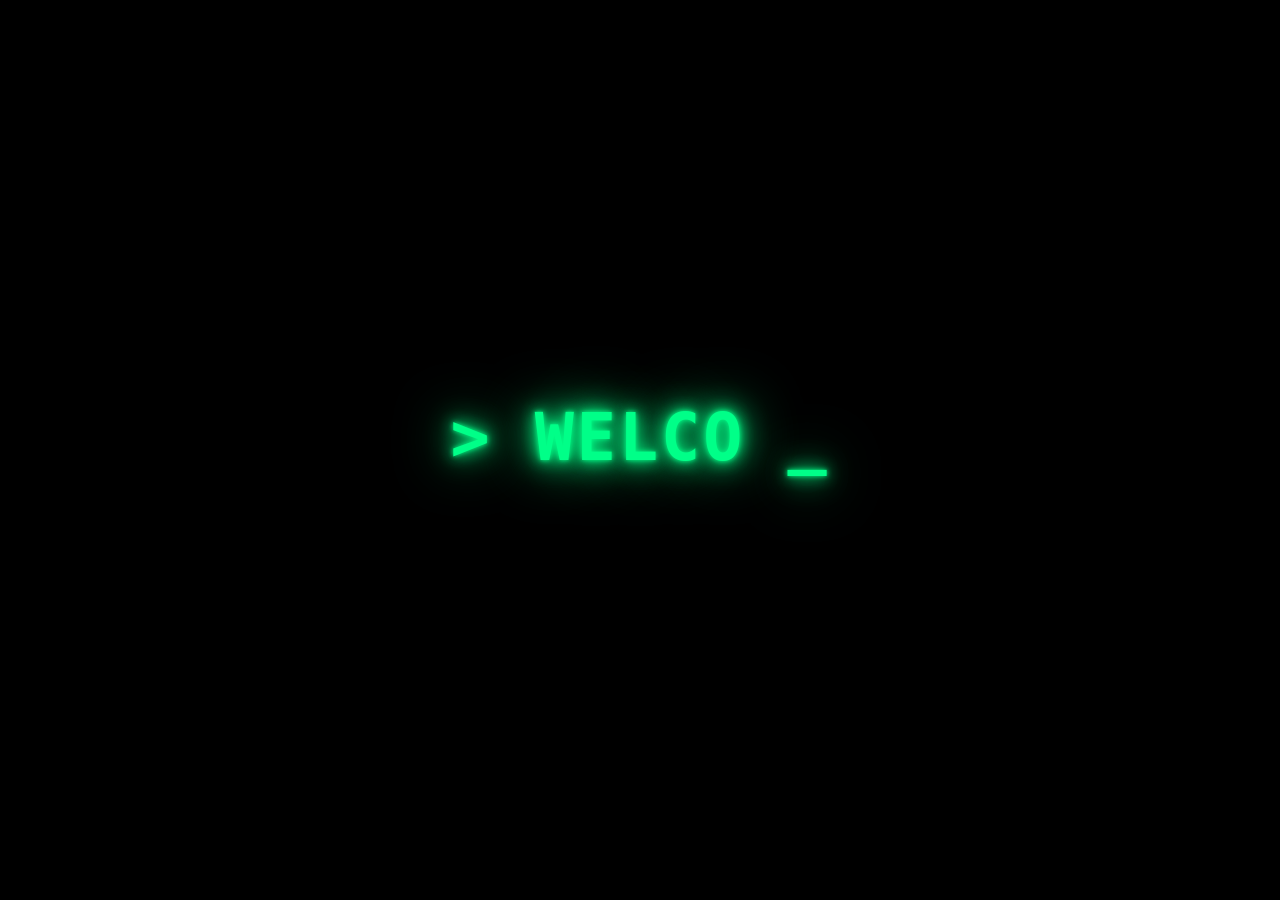
<file: index.html>
<!DOCTYPE html>
<html lang="en">
<head>
    <meta charset="UTF-8">
    <meta name="viewport" content="width=device-width, initial-scale=1.0">

    <title>SachinTechX</title>

    <link rel="stylesheet" href="style.css">
</head>

<body>

    <!-- WELCOME SCREEN -->
    <section id="welcome-screen">

        <div class="welcome-box">

            <div class="welcome-title">
                <span>&gt;</span>
                <span id="welcome-text"></span>
                <span class="cursor">_</span>
            </div>

            <p id="welcome-subtitle"></p>

        </div>

    </section>


    <!-- HOME PAGE -->
    <section id="home-page">

        <canvas id="matrix"></canvas>

        <div class="matrix-overlay"></div>


        <!-- NAVBAR -->
        <nav class="navbar">

            <a href="index.html" class="logo">
                Sachin<span>TechX</span>
            </a>

            <div class="nav-links">

                <a href="index.html">Home</a>

                <a href="tools.html">Tools</a>

                <a href="chat.html">AI Chat</a>

            </div>

        </nav>


        <!-- HOME CONTENT -->
        <main class="hero">

            <p class="hero-label">
                DIGITAL SPACE
            </p>

            <h1>
                SACHIN<span>TECHX</span>
            </h1>

            <p class="hero-description">
                Technology • AI • Coding • Creativity
            </p>

            <p class="hero-text">
                Welcome to my digital world.
                Explore technology, AI tools, coding
                and creative projects.
            </p>


            <a href="tools.html" class="neon-button">
                <span>EXPLORE</span>
                <span class="arrow">→</span>
            </a>

        </main>


        <div class="system-status">
            <span></span>
            SYSTEM ONLINE
        </div>

    </section>


    <script src="script.js"></script>

</body>
</html>
</file>
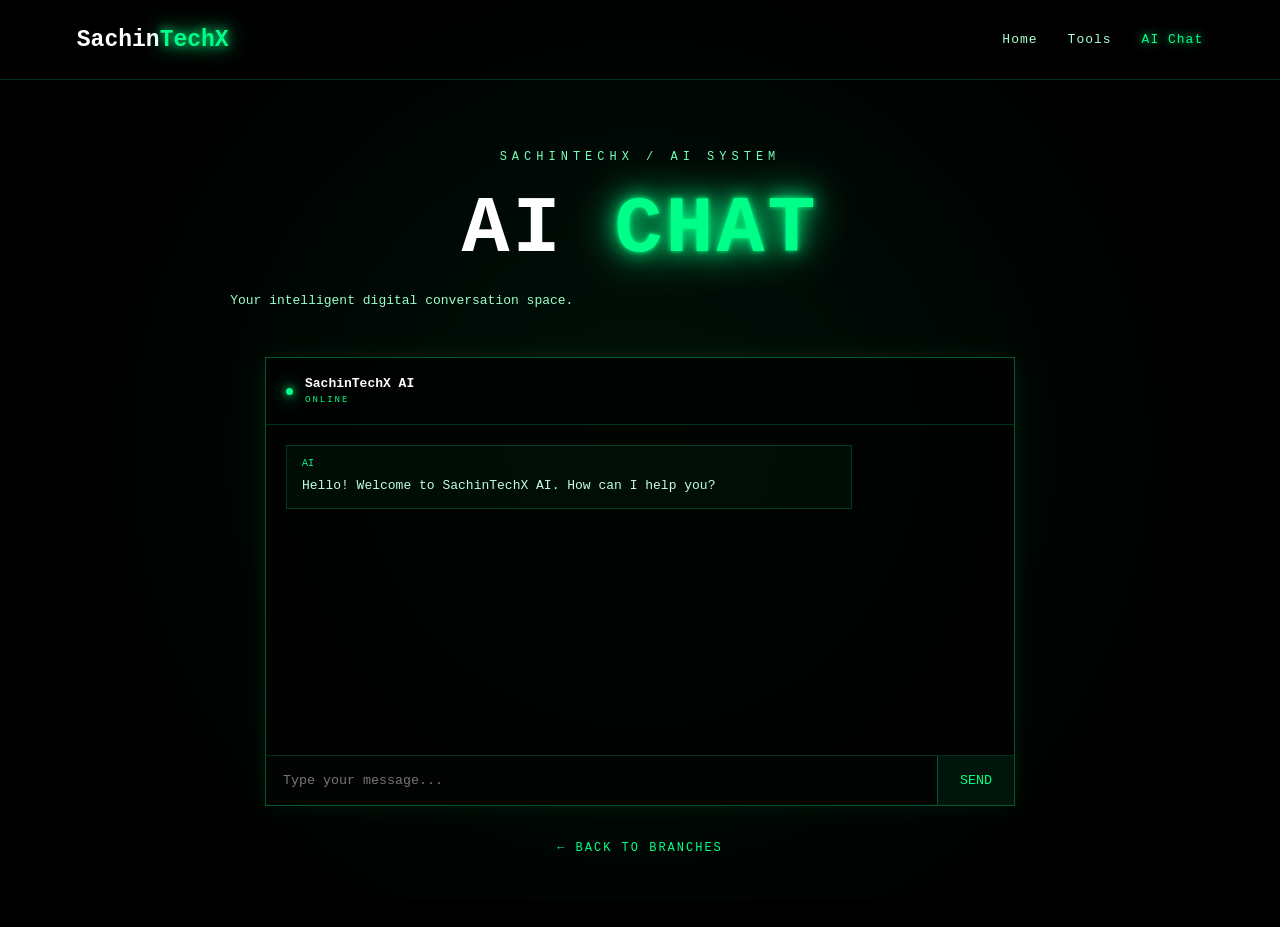
<file: chat.html>
<!DOCTYPE html>
<html lang="en">
<head>

    <meta charset="UTF-8">

    <meta
        name="viewport"
        content="width=device-width, initial-scale=1.0"
    >

    <title>SachinTechX | AI Chat</title>

    <link rel="stylesheet" href="style.css">

</head>

<body>

    <!-- MATRIX -->
    <canvas id="matrix"></canvas>

    <div class="matrix-overlay"></div>


    <!-- NAVBAR -->
    <nav class="navbar">

        <a href="index.html" class="logo">
            Sachin<span>TechX</span>
        </a>

        <div class="nav-links">

            <a href="index.html">
                Home
            </a>

            <a href="tools.html">
                Tools
            </a>

            <a href="chat.html" class="active">
                AI Chat
            </a>

        </div>

    </nav>


    <!-- CHAT PAGE -->
    <main class="chat-page">

        <p class="page-label">
            SACHINTECHX / AI SYSTEM
        </p>

        <h1>
            AI <span>CHAT</span>
        </h1>

        <p class="page-description">
            Your intelligent digital conversation space.
        </p>


        <!-- CHAT BOX -->
        <section class="chat-container">

            <div class="chat-header">

                <div class="ai-status"></div>

                <div>
                    <strong>
                        SachinTechX AI
                    </strong>

                    <small>
                        ONLINE
                    </small>
                </div>

            </div>


            <div
                id="chat-messages"
                class="chat-messages"
            >

                <div class="message ai-message">

                    <span class="message-label">
                        AI
                    </span>

                    <p>
                        Hello! Welcome to SachinTechX AI.
                        How can I help you?
                    </p>

                </div>

            </div>


            <div class="chat-input-area">

                <input
                    id="chat-input"
                    type="text"
                    placeholder="Type your message..."
                    autocomplete="off"
                >

                <button
                    onclick="sendMessage()"
                >
                    SEND
                </button>

            </div>

        </section>


        <a href="tools.html" class="back-link">
            ← BACK TO BRANCHES
        </a>

    </main>


    <script src="script.js"></script>

</body>
</html>
</file>
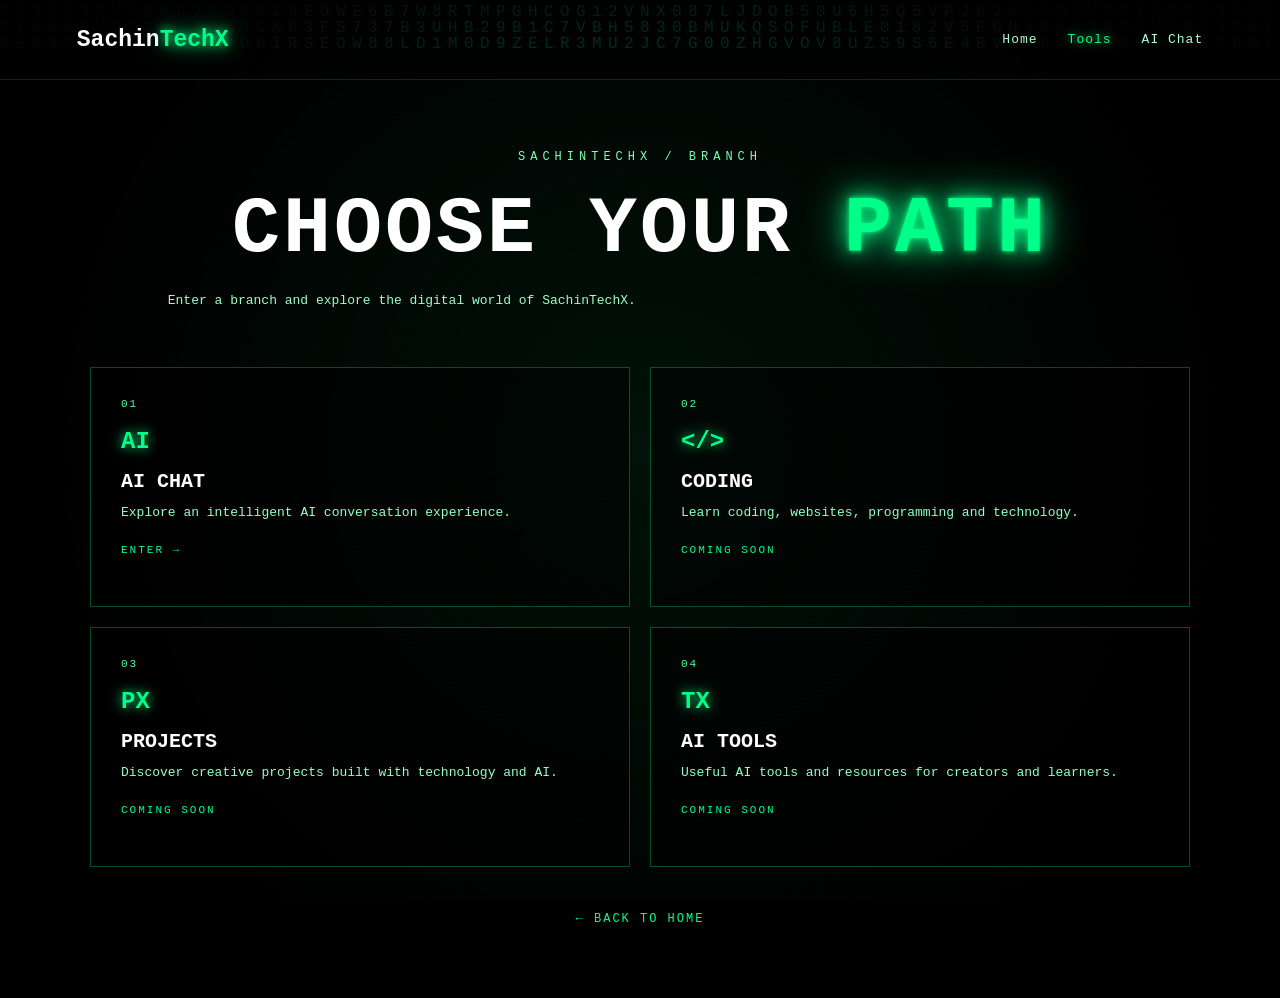
<file: tools.html>
<!DOCTYPE html>
<html lang="en">
<head>

    <meta charset="UTF-8">

    <meta
        name="viewport"
        content="width=device-width, initial-scale=1.0"
    >

    <title>SachinTechX | Tools</title>

    <link rel="stylesheet" href="style.css">

</head>

<body>

    <!-- MATRIX -->
    <canvas id="matrix"></canvas>

    <div class="matrix-overlay"></div>


    <!-- NAVBAR -->
    <nav class="navbar">

        <a href="index.html" class="logo">
            Sachin<span>TechX</span>
        </a>

        <div class="nav-links">

            <a href="index.html">
                Home
            </a>

            <a href="tools.html" class="active">
                Tools
            </a>

            <a href="chat.html">
                AI Chat
            </a>

        </div>

    </nav>


    <!-- TOOLS PAGE -->
    <main class="tools-page">

        <p class="page-label">
            SACHINTECHX / BRANCH
        </p>

        <h1>
            CHOOSE YOUR
            <span>PATH</span>
        </h1>

        <p class="page-description">
            Enter a branch and explore the digital
            world of SachinTechX.
        </p>


        <!-- BRANCHES -->
        <section class="branch-grid">


            <!-- AI -->
            <a href="chat.html" class="branch-card">

                <div class="branch-number">
                    01
                </div>

                <div class="branch-icon">
                    AI
                </div>

                <h2>
                    AI CHAT
                </h2>

                <p>
                    Explore an intelligent AI
                    conversation experience.
                </p>

                <span class="branch-arrow">
                    ENTER →
                </span>

            </a>


            <!-- CODING -->
            <div class="branch-card">

                <div class="branch-number">
                    02
                </div>

                <div class="branch-icon">
                    &lt;/&gt;
                </div>

                <h2>
                    CODING
                </h2>

                <p>
                    Learn coding, websites,
                    programming and technology.
                </p>

                <span class="branch-arrow">
                    COMING SOON
                </span>

            </div>


            <!-- PROJECTS -->
            <div class="branch-card">

                <div class="branch-number">
                    03
                </div>

                <div class="branch-icon">
                    PX
                </div>

                <h2>
                    PROJECTS
                </h2>

                <p>
                    Discover creative projects
                    built with technology and AI.
                </p>

                <span class="branch-arrow">
                    COMING SOON
                </span>

            </div>


            <!-- AI TOOLS -->
            <div class="branch-card">

                <div class="branch-number">
                    04
                </div>

                <div class="branch-icon">
                    TX
                </div>

                <h2>
                    AI TOOLS
                </h2>

                <p>
                    Useful AI tools and resources
                    for creators and learners.
                </p>

                <span class="branch-arrow">
                    COMING SOON
                </span>

            </div>

        </section>


        <a href="index.html" class="back-link">
            ← BACK TO HOME
        </a>

    </main>


    <script src="script.js"></script>

</body>
</html>
</file>
<file: style.css>
* {
    margin: 0;
    padding: 0;
    box-sizing: border-box;
}

html {
    scroll-behavior: smooth;
}

body {
    background: #000;
    color: #00ff88;
    font-family: monospace;
    min-height: 100vh;
    overflow-x: hidden;
}


/* ==============================
   MATRIX
============================== */

#matrix {
    position: fixed;
    inset: 0;

    width: 100%;
    height: 100%;

    background: #000;

    z-index: -3;
}

.matrix-overlay {
    position: fixed;
    inset: 0;

    background:
        radial-gradient(
            circle at center,
            rgba(0,255,136,0.07),
            rgba(0,0,0,0.94) 75%
        );

    z-index: -2;

    pointer-events: none;
}


/* ==============================
   WELCOME
============================== */

#welcome-screen {
    position: fixed;
    inset: 0;

    background: #000;

    display: flex;
    align-items: center;
    justify-content: center;

    z-index: 9999;

    transition:
        opacity 1s ease,
        transform 1s ease;
}

#welcome-screen.fade-out {
    opacity: 0;
    transform: scale(1.05);
}

.welcome-box {
    width: 90%;
    text-align: center;
}

.welcome-title {
    font-size: clamp(24px, 6vw, 65px);

    font-weight: bold;

    letter-spacing: 3px;

    color: #00ff88;

    text-shadow:
        0 0 5px #00ff88,
        0 0 15px #00ff88,
        0 0 30px #00ff88,
        0 0 60px #00ff88;
}

.cursor {
    animation: blink .7s infinite;
}

@keyframes blink {
    0%, 45% {
        opacity: 1;
    }

    46%, 100% {
        opacity: 0;
    }
}

#welcome-subtitle {
    margin-top: 25px;

    color: #8affc4;

    letter-spacing: 2px;

    font-size: 15px;

    text-shadow:
        0 0 10px #00ff88;
}


/* ==============================
   NAVBAR
============================== */

.navbar {
    position: relative;

    z-index: 20;

    height: 80px;

    padding: 0 6%;

    display: flex;

    align-items: center;

    justify-content: space-between;

    background:
        rgba(0,0,0,.5);

    border-bottom:
        1px solid rgba(0,255,136,.18);
}

.logo {
    text-decoration: none;

    color: white;

    font-size: 23px;

    font-weight: bold;
}

.logo span {
    color: #00ff88;

    text-shadow:
        0 0 10px #00ff88,
        0 0 25px #00ff88;
}

.nav-links {
    display: flex;

    gap: 30px;
}

.nav-links a {
    color: #aaffd0;

    text-decoration: none;

    font-size: 13px;

    letter-spacing: 1px;

    transition: .3s;
}

.nav-links a:hover,
.nav-links a.active {
    color: #00ff88;

    text-shadow:
        0 0 10px #00ff88;
}


/* ==============================
   HOME
============================== */

#home-page {
    min-height: 100vh;

    opacity: 0;

    visibility: hidden;

    transition:
        opacity 1s ease;
}

#home-page.show {
    opacity: 1;

    visibility: visible;
}

.hero {
    position: relative;

    z-index: 5;

    min-height:
        calc(100vh - 80px);

    display: flex;

    flex-direction: column;

    align-items: center;

    justify-content: center;

    text-align: center;

    padding: 30px;
}

.hero-label,
.page-label {
    color: #75ffb8;

    letter-spacing: 5px;

    font-size: 12px;

    margin-bottom: 20px;
}

.hero h1 {
    font-size: clamp(
        55px,
        12vw,
        140px
    );

    color: white;

    letter-spacing: 5px;

    text-shadow:
        0 0 15px rgba(255,255,255,.4);
}

.hero h1 span,
.tools-page h1 span,
.chat-page h1 span {
    color: #00ff88;

    text-shadow:
        0 0 5px #00ff88,
        0 0 20px #00ff88,
        0 0 45px #00ff88;
}

.hero-description {
    margin-top: 25px;

    font-size: 18px;

    letter-spacing: 3px;
}

.hero-text,
.page-description {
    margin-top: 15px;

    max-width: 650px;

    color: #9affca;

    line-height: 1.7;
}


/* ==============================
   BUTTON
============================== */

.neon-button {
    margin-top: 40px;

    padding: 15px 28px;

    border: 1px solid #00ff88;

    color: #00ff88;

    text-decoration: none;

    letter-spacing: 3px;

    display: flex;

    gap: 20px;

    transition: .3s;

    box-shadow:
        0 0 10px rgba(0,255,136,.4);
}

.neon-button:hover {
    background: rgba(0,255,136,.1);

    box-shadow:
        0 0 15px #00ff88,
        0 0 40px rgba(0,255,136,.4);

    transform: translateY(-3px);
}


/* ==============================
   SYSTEM STATUS
============================== */

.system-status {
    position: fixed;

    bottom: 20px;
    left: 25px;

    z-index: 20;

    font-size: 10px;

    letter-spacing: 2px;
}

.system-status span,
.ai-status {
    display: inline-block;

    width: 7px;
    height: 7px;

    border-radius: 50%;

    background: #00ff88;

    box-shadow:
        0 0 8px #00ff88,
        0 0 18px #00ff88;

    margin-right: 8px;

    animation: pulse 1.3s infinite;
}

@keyframes pulse {
    50% {
        opacity: .35;
    }
}


/* ==============================
   TOOLS PAGE
============================== */

.tools-page,
.chat-page {
    position: relative;

    z-index: 5;

    min-height:
        calc(100vh - 80px);

    padding: 70px 6%;

    text-align: center;
}

.tools-page h1,
.chat-page h1 {
    color: white;

    font-size:
        clamp(40px, 7vw, 80px);

    letter-spacing: 3px;
}

.branch-grid {
    max-width: 1100px;

    margin: 55px auto 35px;

    display: grid;

    grid-template-columns:
        repeat(2, 1fr);

    gap: 20px;

    text-align: left;
}

.branch-card {
    position: relative;

    min-height: 240px;

    padding: 30px;

    border: 1px solid
        rgba(0,255,136,.3);

    background:
        rgba(0,0,0,.55);

    text-decoration: none;

    color: inherit;

    transition:
        .35s ease;

    overflow: hidden;
}

.branch-card::before {
    content: "";

    position: absolute;

    left: 0;
    top: 0;

    width: 3px;
    height: 0;

    background: #00ff88;

    box-shadow:
        0 0 15px #00ff88;

    transition: .35s;
}

.branch-card:hover {
    transform:
        translateY(-6px);

    border-color: #00ff88;

    box-shadow:
        0 0 20px
        rgba(0,255,136,.15);
}

.branch-card:hover::before {
    height: 100%;
}

.branch-number {
    color: #4cffaa;

    font-size: 11px;

    letter-spacing: 2px;
}

.branch-icon {
    margin-top: 18px;

    font-size: 24px;

    font-weight: bold;

    color: #00ff88;

    text-shadow:
        0 0 12px #00ff88;
}

.branch-card h2 {
    margin-top: 15px;

    color: white;

    font-size: 20px;
}

.branch-card p {
    margin-top: 10px;

    color: #92ffc5;

    line-height: 1.6;

    font-size: 13px;
}

.branch-arrow {
    display: block;

    margin-top: 20px;

    color: #00ff88;

    font-size: 11px;

    letter-spacing: 2px;
}

.back-link {
    display: inline-block;

    margin-top: 10px;

    color: #00ff88;

    text-decoration: none;

    font-size: 12px;

    letter-spacing: 2px;
}

.back-link:hover {
    text-shadow:
        0 0 10px #00ff88;
}


/* ==============================
   CHAT
============================== */

.chat-container {
    width: 100%;

    max-width: 750px;

    margin: 45px auto 25px;

    border: 1px solid
        rgba(0,255,136,.35);

    background:
        rgba(0,0,0,.7);

    text-align: left;

    box-shadow:
        0 0 25px
        rgba(0,255,136,.08);
}

.chat-header {
    padding: 18px 20px;

    display: flex;

    align-items: center;

    border-bottom:
        1px solid
        rgba(0,255,136,.2);
}

.chat-header .ai-status {
    margin-right: 12px;
}

.chat-header strong {
    color: white;

    display: block;
}

.chat-header small {
    color: #00ff88;

    font-size: 9px;

    letter-spacing: 2px;
}

.chat-messages {
    height: 330px;

    overflow-y: auto;

    padding: 20px;
}

.message {
    max-width: 80%;

    margin-bottom: 15px;

    padding: 12px 15px;

    border: 1px solid
        rgba(0,255,136,.2);
}

.ai-message {
    background:
        rgba(0,255,136,.04);
}

.user-message {
    margin-left: auto;

    background:
        rgba(255,255,255,.04);

    border-color:
        rgba(255,255,255,.15);
}

.message-label {
    display: block;

    color: #00ff88;

    font-size: 10px;

    margin-bottom: 7px;
}

.message p {
    color: #c2ffe0;

    font-size: 13px;

    line-height: 1.5;
}

.chat-input-area {
    display: flex;

    border-top:
        1px solid
        rgba(0,255,136,.2);
}

.chat-input-area input {
    flex: 1;

    padding: 17px;

    border: none;

    outline: none;

    background: #020403;

    color: #00ff88;

    font-family: monospace;
}

.chat-input-area button {
    padding: 0 22px;

    border: none;

    border-left:
        1px solid
        rgba(0,255,136,.3);

    background:
        rgba(0,255,136,.08);

    color: #00ff88;

    font-family: monospace;

    cursor: pointer;
}

.chat-input-area button:hover {
    background:
        rgba(0,255,136,.18);
}


/* ==============================
   MOBILE
============================== */

@media (max-width: 700px) {

    .navbar {
        padding: 0 20px;
    }

    .nav-links {
        gap: 12px;
    }

    .nav-links a {
        font-size: 10px;
    }

    .hero h1 {
        font-size: 48px;

        letter-spacing: 2px;
    }

    .hero-description {
        font-size: 12px;

        letter-spacing: 1px;
    }

    .branch-grid {
        grid-template-columns: 1fr;

        margin-top: 35px;
    }

    .tools-page,
    .chat-page {
        padding:
            50px 20px;
    }

    .welcome-title {
        font-size: 23px;

        letter-spacing: 1px;
    }

    #welcome-subtitle {
        font-size: 11px;
    }

}

@media (max-width: 420px) {

    .nav-links {
        gap: 8px;
    }

    .nav-links a {
        font-size: 9px;
    }

    .logo {
        font-size: 18px;
    }

    .hero h1 {
        font-size: 40px;
    }

}
</file>
